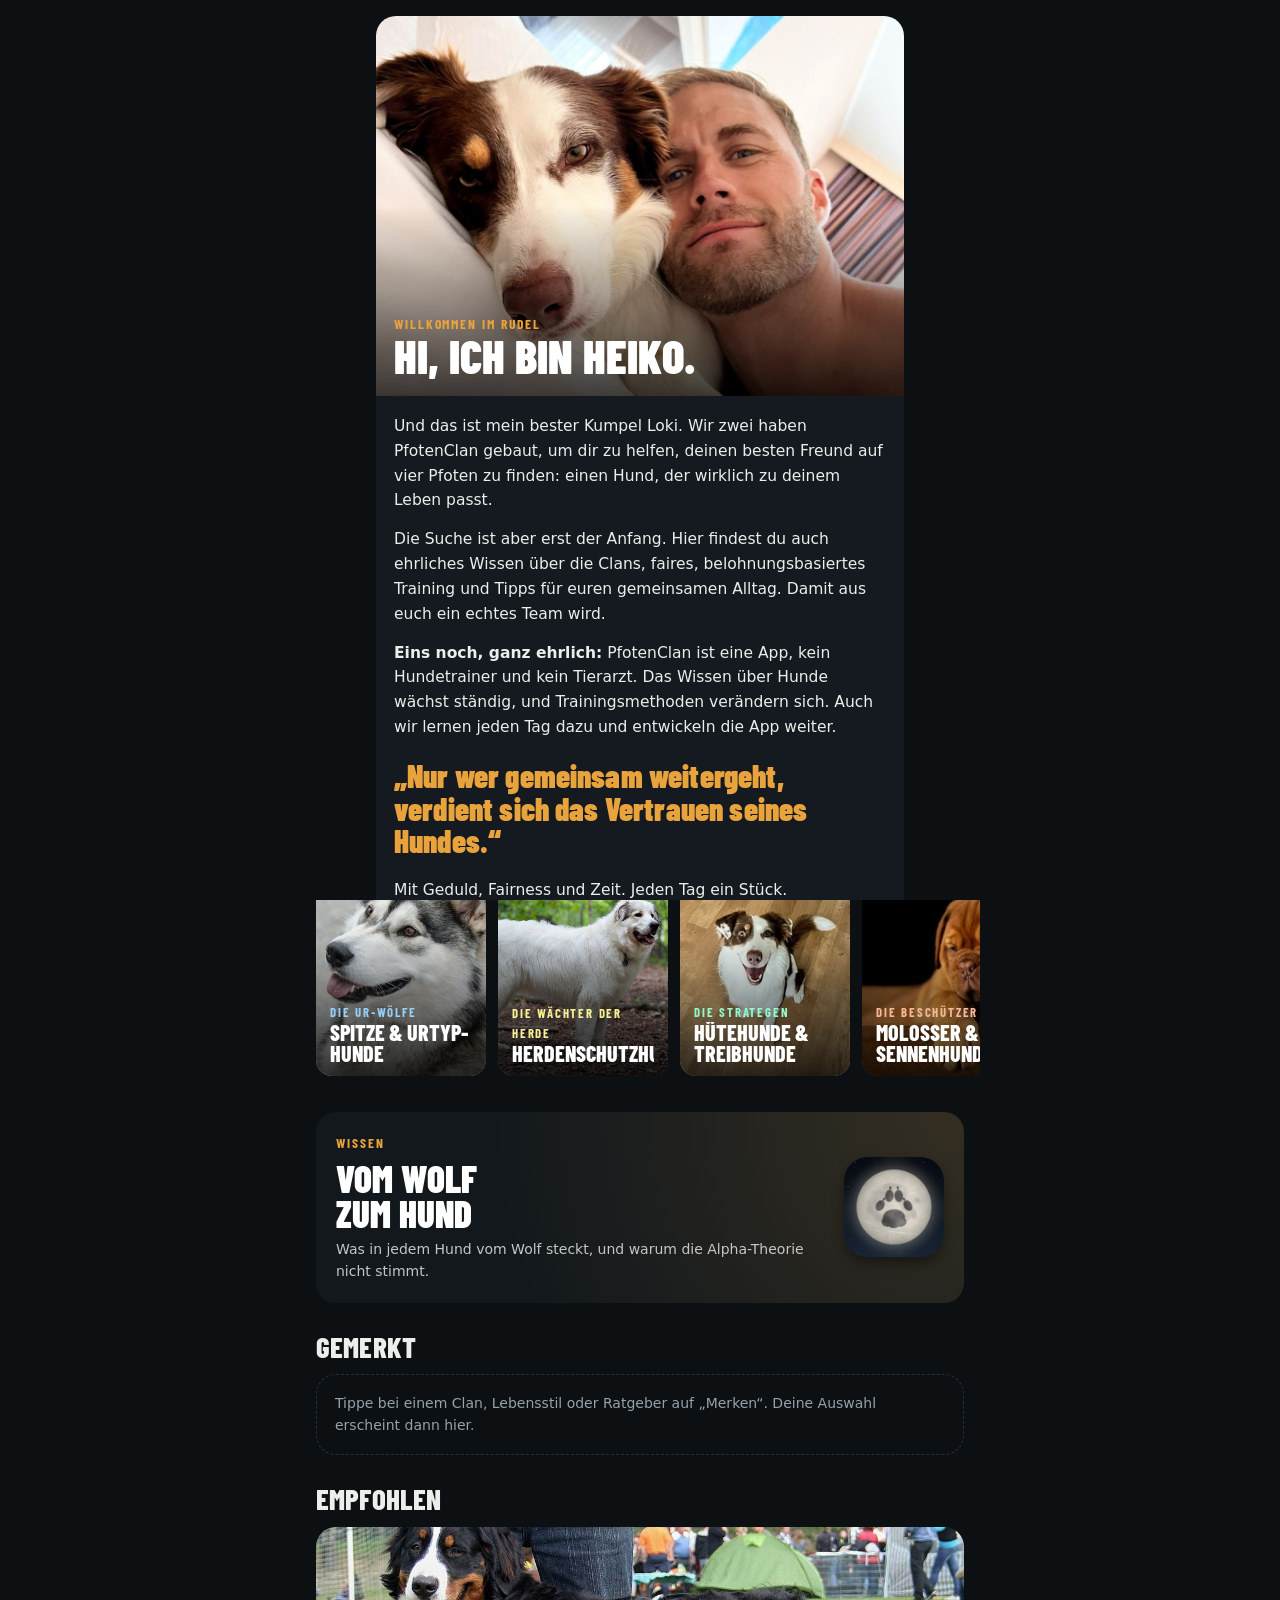
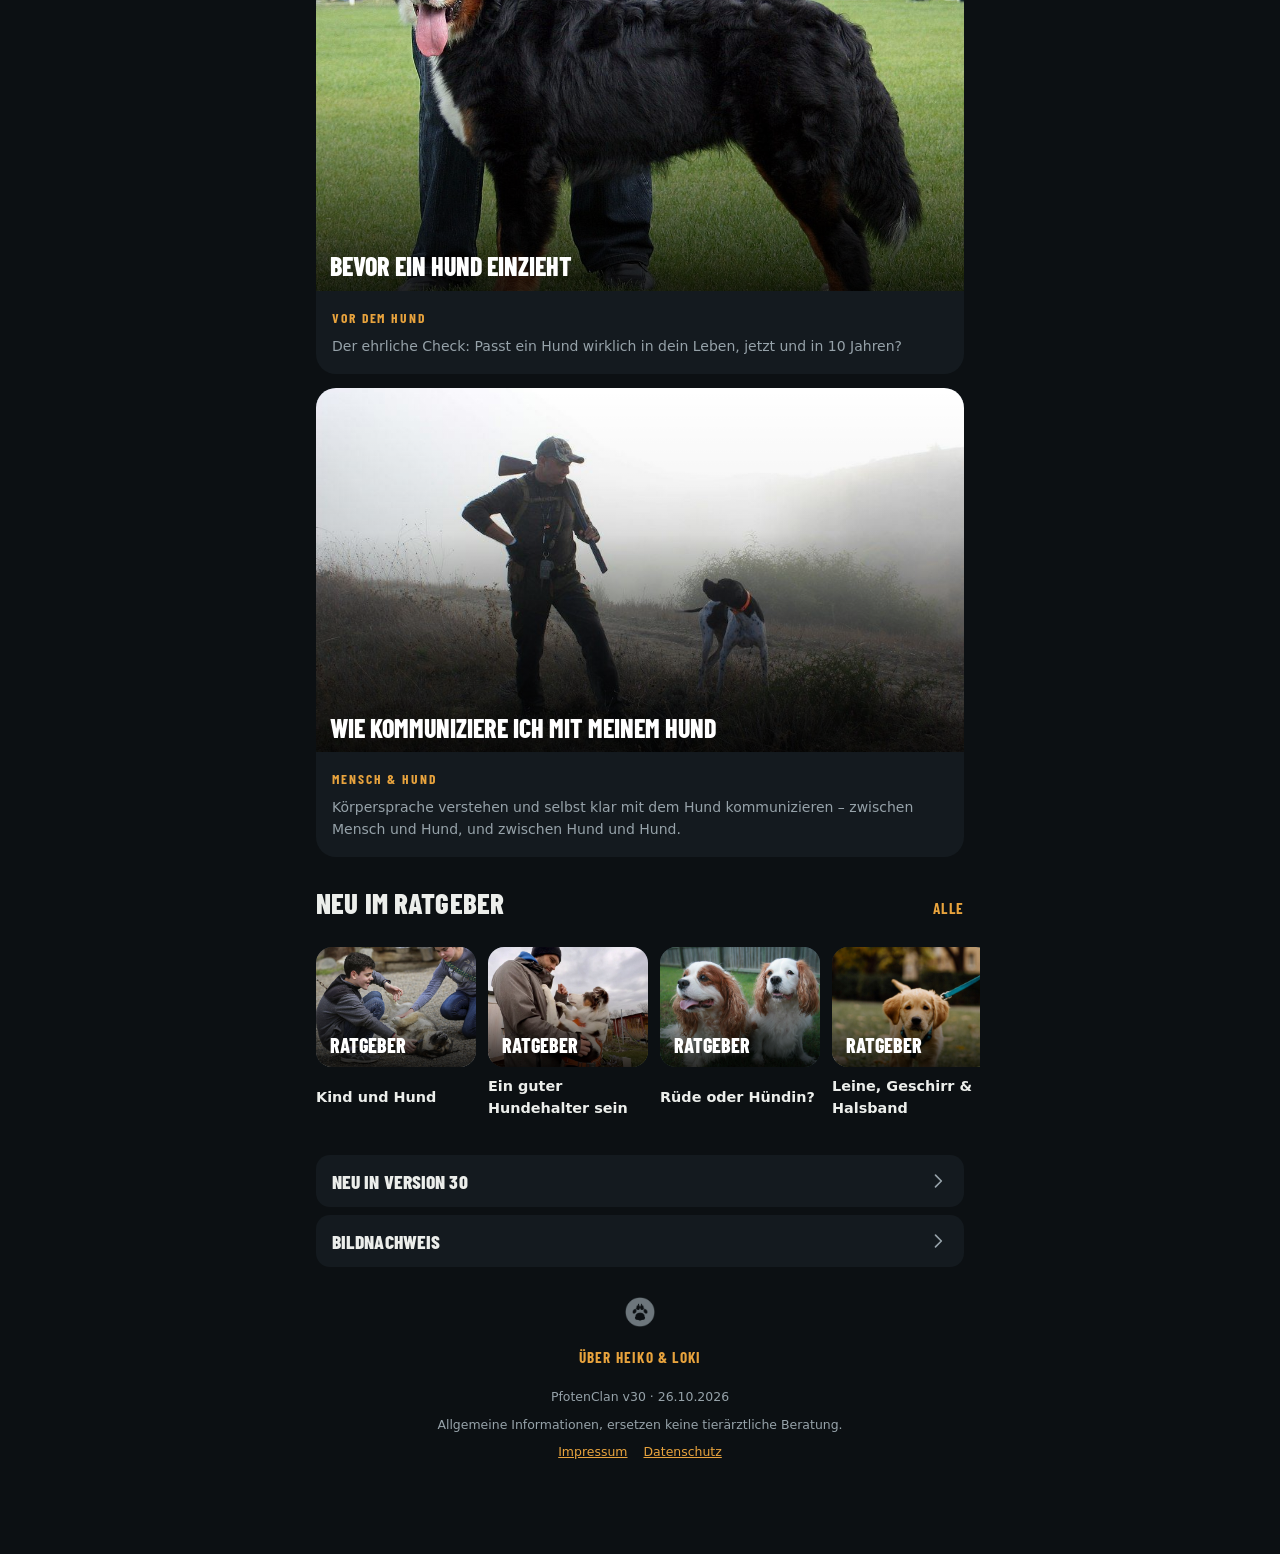
<file: docs/index.html>
<!doctype html>
<html lang="de">
<head>
<meta charset="utf-8">
<meta name="viewport" content="width=device-width, initial-scale=1, viewport-fit=cover">
<title>PfotenClan</title>
<meta name="description" content="Finde den Hund, der wirklich zu deinem Leben passt. Quiz, 13 Hunde-Clans, ehrliche Ratgeber und Trainingspläne. Von Heiko & Loki.">
<meta name="theme-color" content="#0C1013">
<meta name="color-scheme" content="dark">
<meta name="apple-mobile-web-app-capable" content="yes">
<meta name="mobile-web-app-capable" content="yes">
<meta name="apple-mobile-web-app-status-bar-style" content="black-translucent">
<meta name="apple-mobile-web-app-title" content="PfotenClan">
<link rel="manifest" href="manifest.webmanifest">
<link rel="icon" type="image/png" sizes="32x32" href="icons/favicon-32.png">
<link rel="apple-touch-icon" href="icons/apple-touch-icon.png">
<link rel="preload" href="fonts/barlow-condensed-latin-900-normal.woff2" as="font" type="font/woff2" crossorigin>
<link rel="stylesheet" href="styles.css?v=30-20261102105444">
<meta property="og:title" content="PfotenClan – Sei nicht nur sein Besitzer. Sei sein Rudel.">
<meta property="og:description" content="Finde den Hund, der wirklich zu deinem Leben passt.">
<meta property="og:image" content="icons/icon-512.png">
</head>
<body>
<a class="skip" href="#main">Zum Inhalt springen</a>
<div id="app" class="app">
  <main id="main" class="screen-host" tabindex="-1"></main>
  <nav class="tabbar" id="tabbar" aria-label="Hauptbereiche"></nav>
</div>
<div id="overlay" class="overlay" hidden></div>
<div id="welcome" class="welcome" hidden></div>
<div id="update" class="update" hidden role="status">
  <span>Neue Version von PfotenClan ist da.</span>
  <button type="button" data-action="apply-update">Neu laden</button>
</div>
<noscript><p style="padding:24px;color:#ECEEEB">PfotenClan braucht JavaScript. Bitte aktiviere es in deinem Browser.</p></noscript>
<script src="quiz-engine.js?v=30-20261102105444"></script>
<script src="app.js?v=30-20261102105444"></script>
</body>
</html>
</file>
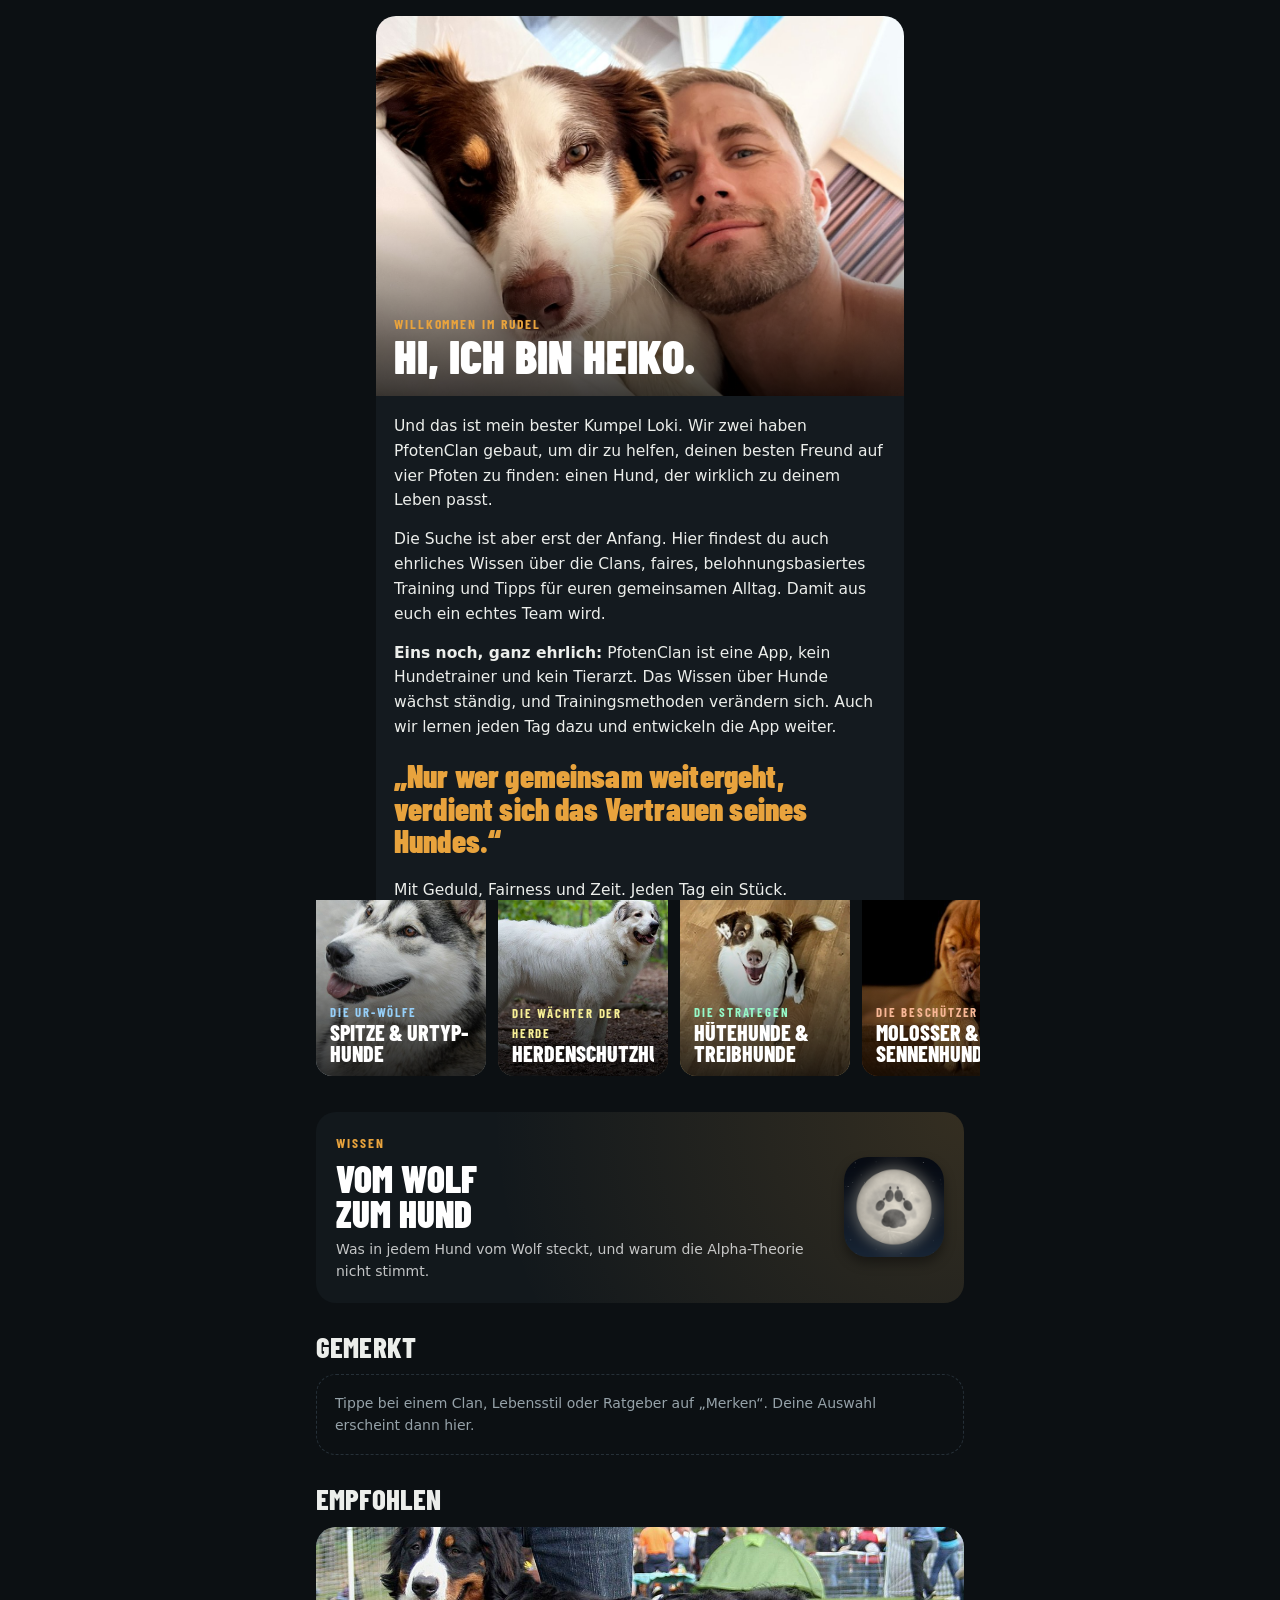
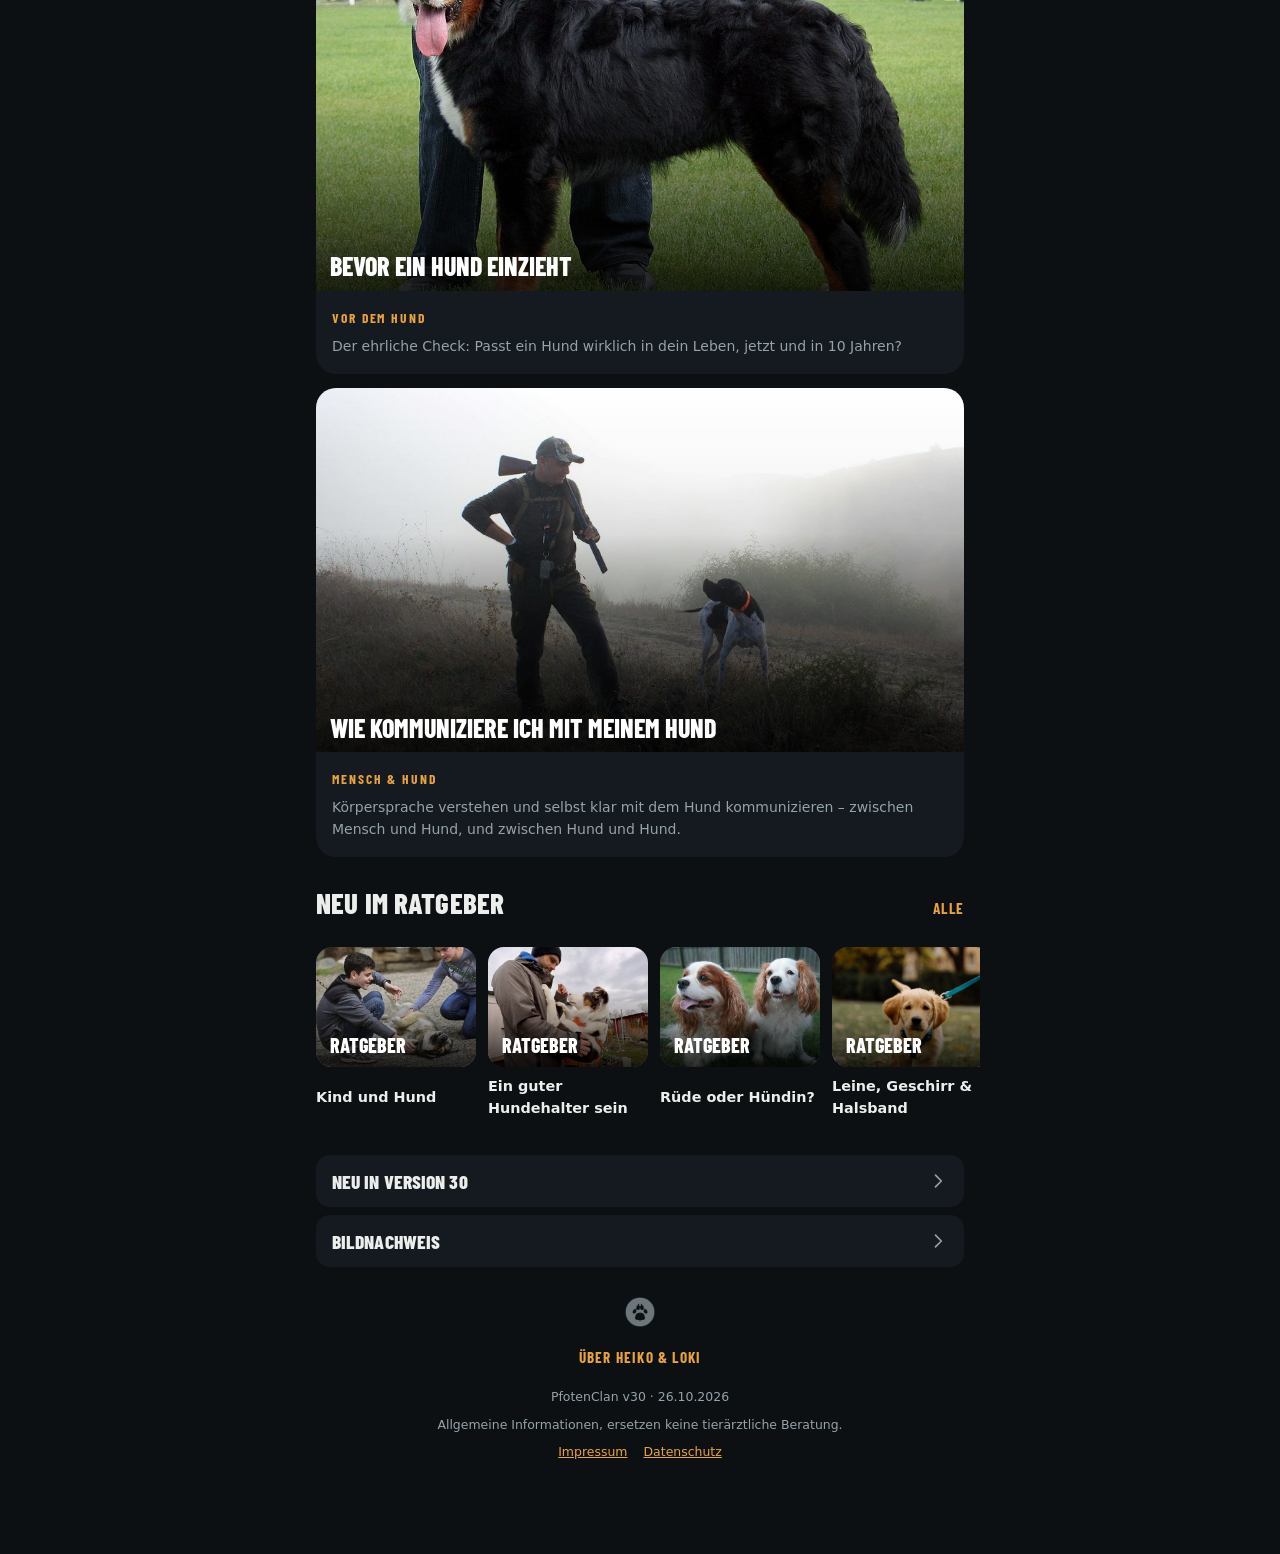
<file: src/index.html>
<!doctype html>
<html lang="de">
<head>
<meta charset="utf-8">
<meta name="viewport" content="width=device-width, initial-scale=1, viewport-fit=cover">
<title>PfotenClan</title>
<meta name="description" content="Finde den Hund, der wirklich zu deinem Leben passt. Quiz, 13 Hunde-Clans, ehrliche Ratgeber und Trainingspläne. Von Heiko & Loki.">
<meta name="theme-color" content="#0C1013">
<meta name="color-scheme" content="dark">
<meta name="apple-mobile-web-app-capable" content="yes">
<meta name="mobile-web-app-capable" content="yes">
<meta name="apple-mobile-web-app-status-bar-style" content="black-translucent">
<meta name="apple-mobile-web-app-title" content="PfotenClan">
<link rel="manifest" href="manifest.webmanifest">
<link rel="icon" type="image/png" sizes="32x32" href="icons/favicon-32.png">
<link rel="apple-touch-icon" href="icons/apple-touch-icon.png">
<link rel="preload" href="fonts/barlow-condensed-latin-900-normal.woff2" as="font" type="font/woff2" crossorigin>
<link rel="stylesheet" href="styles.css?v=__VERSION__">
<meta property="og:title" content="PfotenClan – Sei nicht nur sein Besitzer. Sei sein Rudel.">
<meta property="og:description" content="Finde den Hund, der wirklich zu deinem Leben passt.">
<meta property="og:image" content="icons/icon-512.png">
</head>
<body>
<a class="skip" href="#main">Zum Inhalt springen</a>
<div id="app" class="app">
  <main id="main" class="screen-host" tabindex="-1"></main>
  <nav class="tabbar" id="tabbar" aria-label="Hauptbereiche"></nav>
</div>
<div id="overlay" class="overlay" hidden></div>
<div id="welcome" class="welcome" hidden></div>
<div id="update" class="update" hidden role="status">
  <span>Neue Version von PfotenClan ist da.</span>
  <button type="button" data-action="apply-update">Neu laden</button>
</div>
<noscript><p style="padding:24px;color:#ECEEEB">PfotenClan braucht JavaScript. Bitte aktiviere es in deinem Browser.</p></noscript>
<script src="quiz-engine.js?v=__VERSION__"></script>
<script src="app.js?v=__VERSION__"></script>
</body>
</html>
</file>
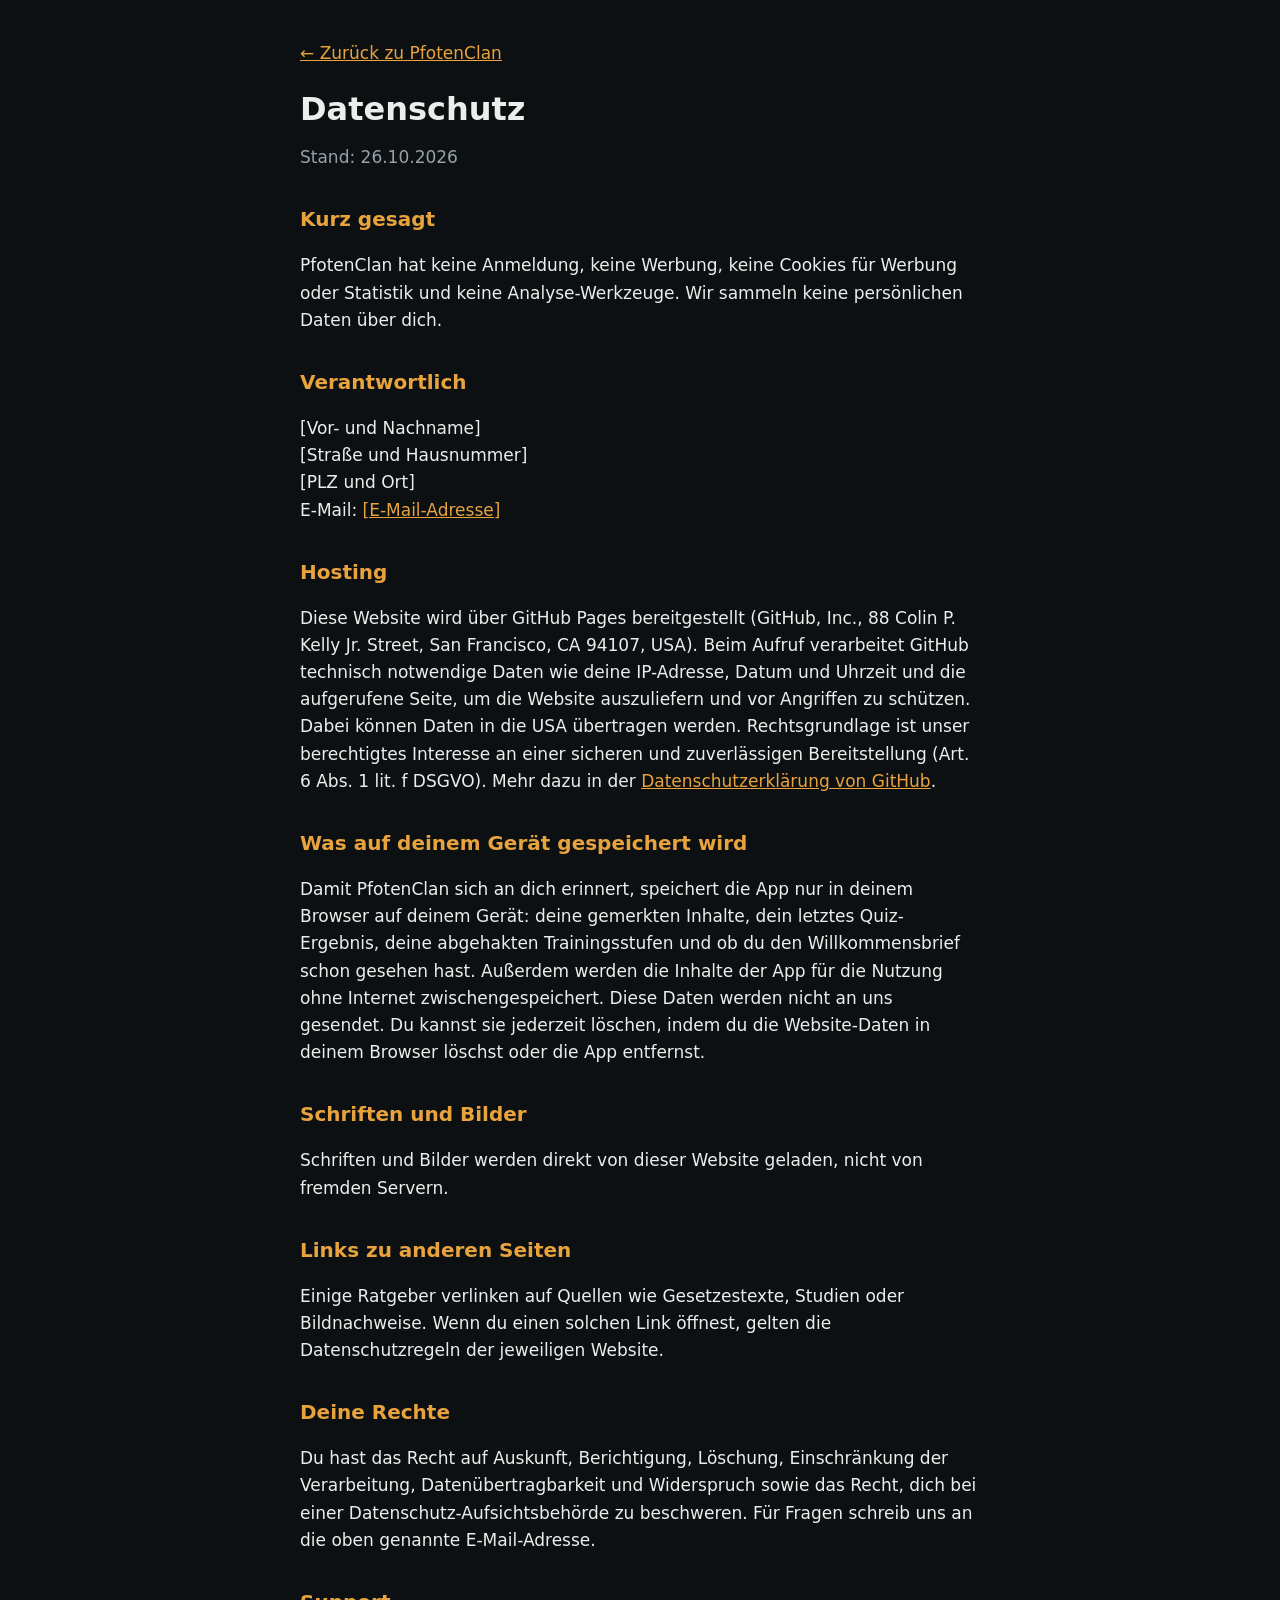
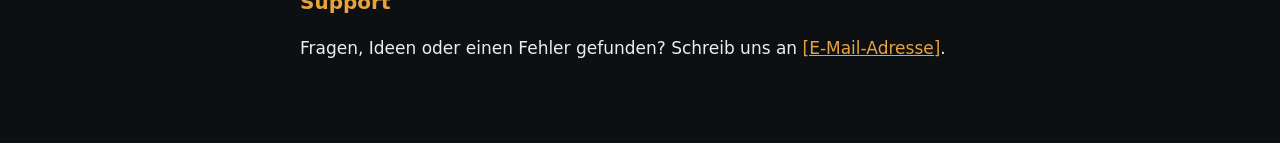
<file: docs/datenschutz.html>
<!doctype html>
<html lang="de"><head><meta charset="utf-8"><meta name="viewport" content="width=device-width, initial-scale=1">
<title>Datenschutz · PfotenClan</title><meta name="theme-color" content="#0C1013"><link rel="icon" href="icons/favicon-32.png">
<style>
:root{--bg:#0C1013;--fg:#ECEEEB;--muted:#96A2A9;--brand:#E8A33D}
body{margin:0;background:var(--bg);color:var(--fg);font:17px/1.6 -apple-system,BlinkMacSystemFont,"Segoe UI",Roboto,system-ui,sans-serif}
main{max-width:680px;margin:0 auto;padding:32px 16px 64px}h1{font-size:2rem;line-height:1.1;margin:0 0 8px}
h2{font-size:1.25rem;margin:32px 0 8px;color:var(--brand)}a{color:var(--brand)}.muted{color:var(--muted)}
.back{display:inline-flex;min-height:44px;align-items:center;margin-bottom:16px}
</style></head><body><main><a class="back" href="./">← Zurück zu PfotenClan</a>
<h1>Datenschutz</h1><p class="muted">Stand: 26.10.2026</p>
<h2>Kurz gesagt</h2><p>PfotenClan hat keine Anmeldung, keine Werbung, keine Cookies für Werbung oder Statistik und keine Analyse-Werkzeuge. Wir sammeln keine persönlichen Daten über dich.</p>
<h2>Verantwortlich</h2><p>[Vor- und Nachname]<br>[Straße und Hausnummer]<br>[PLZ und Ort]<br>E-Mail: <a href="mailto:[E-Mail-Adresse]">[E-Mail-Adresse]</a></p>
<h2>Hosting</h2><p>Diese Website wird über GitHub Pages bereitgestellt (GitHub, Inc., 88 Colin P. Kelly Jr. Street, San Francisco, CA 94107, USA). Beim Aufruf verarbeitet GitHub technisch notwendige Daten wie deine IP-Adresse, Datum und Uhrzeit und die aufgerufene Seite, um die Website auszuliefern und vor Angriffen zu schützen. Dabei können Daten in die USA übertragen werden. Rechtsgrundlage ist unser berechtigtes Interesse an einer sicheren und zuverlässigen Bereitstellung (Art. 6 Abs. 1 lit. f DSGVO). Mehr dazu in der <a href="https://docs.github.com/de/site-policy/privacy-policies/github-general-privacy-statement" target="_blank" rel="noopener">Datenschutzerklärung von GitHub</a>.</p>
<h2>Was auf deinem Gerät gespeichert wird</h2><p>Damit PfotenClan sich an dich erinnert, speichert die App nur in deinem Browser auf deinem Gerät: deine gemerkten Inhalte, dein letztes Quiz-Ergebnis, deine abgehakten Trainingsstufen und ob du den Willkommensbrief schon gesehen hast. Außerdem werden die Inhalte der App für die Nutzung ohne Internet zwischengespeichert. Diese Daten werden nicht an uns gesendet. Du kannst sie jederzeit löschen, indem du die Website-Daten in deinem Browser löschst oder die App entfernst.</p>
<h2>Schriften und Bilder</h2><p>Schriften und Bilder werden direkt von dieser Website geladen, nicht von fremden Servern.</p>
<h2>Links zu anderen Seiten</h2><p>Einige Ratgeber verlinken auf Quellen wie Gesetzestexte, Studien oder Bildnachweise. Wenn du einen solchen Link öffnest, gelten die Datenschutzregeln der jeweiligen Website.</p>
<h2>Deine Rechte</h2><p>Du hast das Recht auf Auskunft, Berichtigung, Löschung, Einschränkung der Verarbeitung, Datenübertragbarkeit und Widerspruch sowie das Recht, dich bei einer Datenschutz-Aufsichtsbehörde zu beschweren. Für Fragen schreib uns an die oben genannte E-Mail-Adresse.</p>
<h2>Support</h2><p>Fragen, Ideen oder einen Fehler gefunden? Schreib uns an <a href="mailto:[E-Mail-Adresse]">[E-Mail-Adresse]</a>.</p>
</main></body></html>
</file>
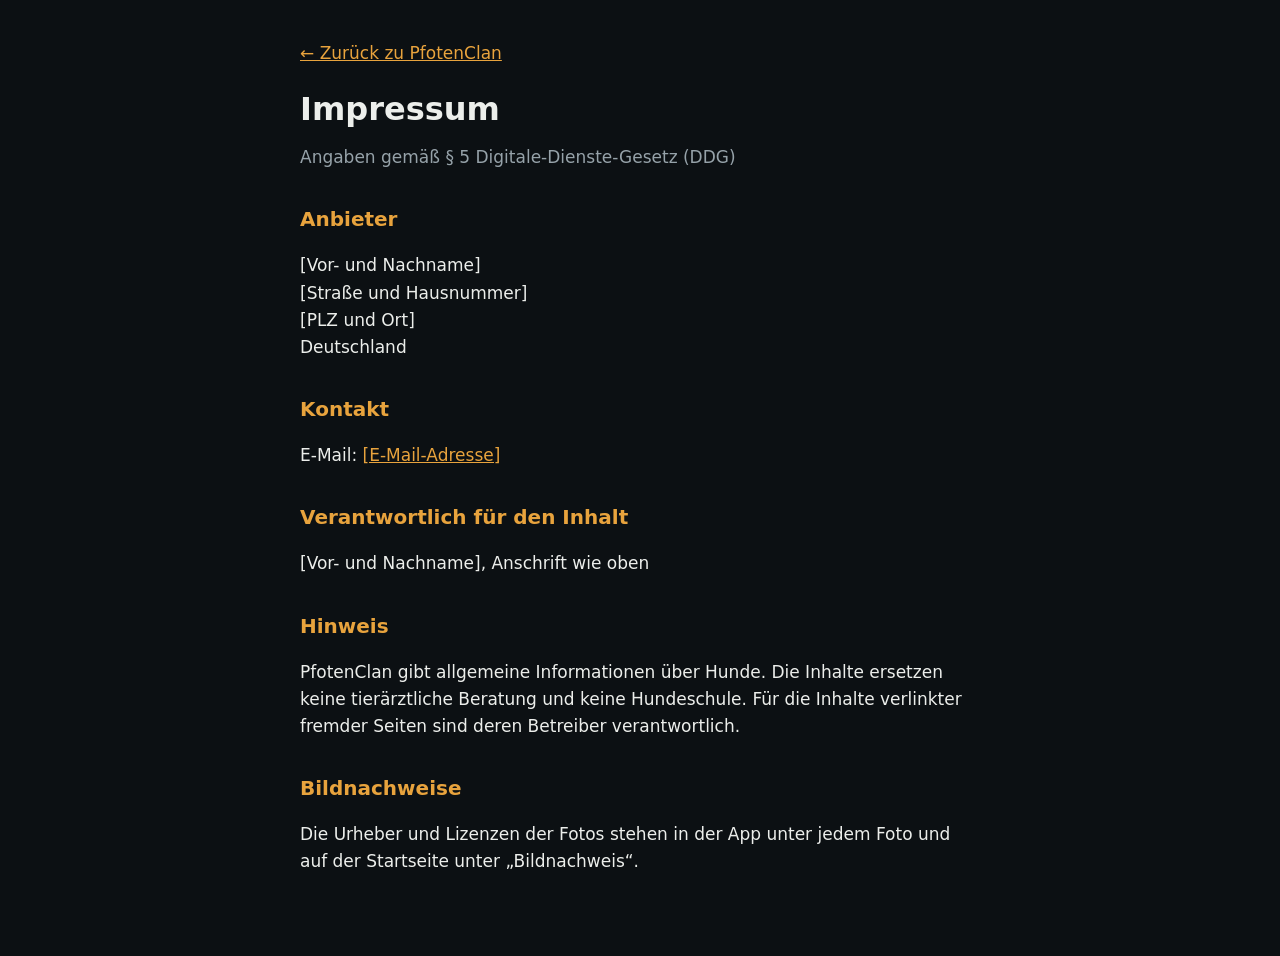
<file: docs/impressum.html>
<!doctype html>
<html lang="de"><head><meta charset="utf-8"><meta name="viewport" content="width=device-width, initial-scale=1">
<title>Impressum · PfotenClan</title><meta name="theme-color" content="#0C1013"><link rel="icon" href="icons/favicon-32.png">
<style>
:root{--bg:#0C1013;--fg:#ECEEEB;--muted:#96A2A9;--brand:#E8A33D}
body{margin:0;background:var(--bg);color:var(--fg);font:17px/1.6 -apple-system,BlinkMacSystemFont,"Segoe UI",Roboto,system-ui,sans-serif}
main{max-width:680px;margin:0 auto;padding:32px 16px 64px}h1{font-size:2rem;line-height:1.1;margin:0 0 8px}
h2{font-size:1.25rem;margin:32px 0 8px;color:var(--brand)}a{color:var(--brand)}.muted{color:var(--muted)}
.back{display:inline-flex;min-height:44px;align-items:center;margin-bottom:16px}
</style></head><body><main><a class="back" href="./">← Zurück zu PfotenClan</a>
<h1>Impressum</h1><p class="muted">Angaben gemäß § 5 Digitale-Dienste-Gesetz (DDG)</p>
<h2>Anbieter</h2><p>[Vor- und Nachname]<br>[Straße und Hausnummer]<br>[PLZ und Ort]<br>Deutschland</p>
<h2>Kontakt</h2><p>E-Mail: <a href="mailto:[E-Mail-Adresse]">[E-Mail-Adresse]</a></p>
<h2>Verantwortlich für den Inhalt</h2><p>[Vor- und Nachname], Anschrift wie oben</p>
<h2>Hinweis</h2><p>PfotenClan gibt allgemeine Informationen über Hunde. Die Inhalte ersetzen keine tierärztliche Beratung und keine Hundeschule. Für die Inhalte verlinkter fremder Seiten sind deren Betreiber verantwortlich.</p>
<h2>Bildnachweise</h2><p>Die Urheber und Lizenzen der Fotos stehen in der App unter jedem Foto und auf der Startseite unter „Bildnachweis“.</p>
</main></body></html>
</file>
<file: docs/styles.css>
/* PfotenClan web app – same night palette as the iPhone app */
@font-face { font-family: "PC Display"; src: url("fonts/barlow-condensed-latin-700-normal.woff2") format("woff2"); font-weight: 700; font-display: swap; }
@font-face { font-family: "PC Display"; src: url("fonts/barlow-condensed-latin-800-normal.woff2") format("woff2"); font-weight: 800; font-display: swap; }
@font-face { font-family: "PC Display"; src: url("fonts/barlow-condensed-latin-900-normal.woff2") format("woff2"); font-weight: 900; font-display: swap; }

:root {
  --bg: #0C1013; --surface: #141A1F; --surface2: #1D252B; --fg: #ECEEEB; --muted: #96A2A9; --line: #263038;
  --brand: #E8A33D; --brand-ink: #15100A; --brand-soft: #33270F; --warn: #EE8462;
  --r: 20px; --r-sm: 14px; --gutter: 16px; --col: 680px;
  --tabbar-h: 64px; --safe-b: env(safe-area-inset-bottom, 0px); --safe-t: env(safe-area-inset-top, 0px);
  --display: "PC Display", "Arial Narrow", "Roboto Condensed", system-ui, sans-serif;
  --body: -apple-system, BlinkMacSystemFont, "Segoe UI", Roboto, system-ui, sans-serif;
  color-scheme: dark;
}
* { box-sizing: border-box; }
html { -webkit-text-size-adjust: 100%; }
body { margin: 0; background: var(--bg); color: var(--fg); font: 400 1rem/1.55 var(--body); -webkit-font-smoothing: antialiased; overflow-x: hidden; }
img { display: block; max-width: 100%; }
button { font: inherit; color: inherit; background: none; border: 0; padding: 0; cursor: pointer; text-align: inherit; }
a { color: var(--brand); }
:focus-visible { outline: 3px solid var(--brand); outline-offset: 2px; border-radius: 6px; }
[tabindex="-1"]:focus { outline: none; }
a.card, a.row, a.mini, a.step, a.chip, a.result-line, a.btn-ghost, a.link-btn { text-decoration: none; color: inherit; }
a.btn { text-decoration: none; color: var(--brand-ink); }
a.link-btn { color: var(--brand); }
.skip { position: absolute; left: -999px; top: 8px; background: var(--brand); color: var(--brand-ink); padding: 8px 12px; border-radius: 8px; z-index: 100; }
.skip:focus { left: 8px; }
[hidden] { display: none !important; }

/* layout */
.screen-host { max-width: var(--col); margin: 0 auto; padding: calc(12px + var(--safe-t)) var(--gutter) calc(var(--tabbar-h) + var(--safe-b) + 28px); outline: none; }
.stack { display: grid; gap: 30px; }
.stack-sm { display: grid; gap: 14px; }
.stack-xs { display: grid; gap: 8px; }
.bleed { margin-left: calc(-1 * var(--gutter)); margin-right: calc(-1 * var(--gutter)); }

/* type */
.display { font-family: var(--display); font-weight: 800; text-transform: uppercase; line-height: .95; letter-spacing: .005em; margin: 0; }
.d52 { font-size: clamp(2.6rem, 11vw, 3.4rem); } .d48 { font-size: clamp(2.4rem, 10vw, 3.1rem); } .d44 { font-size: clamp(2.3rem, 9.5vw, 2.9rem); }
.d36 { font-size: 2.3rem; } .d30 { font-size: 1.95rem; } .d28 { font-size: 1.8rem; } .d24 { font-size: 1.55rem; } .d22 { font-size: 1.42rem; }
.d20 { font-size: 1.3rem; } .d19 { font-size: 1.22rem; } .d16 { font-size: 1.05rem; }
.black { font-weight: 900; }
.eyebrow { font-family: var(--display); font-weight: 700; font-size: .85rem; letter-spacing: .14em; text-transform: uppercase; color: var(--brand); margin: 0; }
.muted { color: var(--muted); }
.small { font-size: .875rem; } .xsmall { font-size: .78rem; } .tiny { font-size: .62rem; }
.lede { color: var(--muted); margin: 0; }
p { margin: 0; }
.para { line-height: 1.7; }

/* surfaces */
.card { background: var(--surface); border-radius: var(--r); overflow: hidden; }
.card-sm { background: var(--surface); border-radius: var(--r-sm); overflow: hidden; }
.pad { padding: 16px; } .pad-lg { padding: 20px; }
.note { border: 1px solid var(--line); border-radius: var(--r-sm); padding: 14px; font-size: .875rem; color: var(--muted); }
.soft { background: var(--brand-soft); border-radius: var(--r-sm); padding: 14px 16px; }

/* buttons */
.btn { display: inline-flex; align-items: center; justify-content: center; gap: 8px; min-height: 54px; padding: 0 26px; border-radius: 999px;
  background: var(--brand); color: var(--brand-ink); font-family: var(--display); font-weight: 800; font-size: 1.25rem; letter-spacing: .1em; text-transform: uppercase; }
.btn.full { width: 100%; }
.btn[disabled] { opacity: .4; pointer-events: none; }
.btn-ghost { display: flex; align-items: center; justify-content: center; width: 100%; min-height: 50px; border-radius: 999px; border: 1.5px solid var(--line); font-weight: 600; }
.chip { display: inline-flex; align-items: center; gap: 8px; min-height: 44px; padding: 0 14px; border-radius: 999px; background: var(--surface2); font-size: .875rem; font-weight: 600; white-space: nowrap; }
.chip .kind { font-family: var(--display); font-weight: 700; font-size: .7rem; letter-spacing: .12em; color: var(--muted); text-transform: uppercase; }
.chip[aria-pressed="true"] { background: var(--brand); color: var(--brand-ink); }
.chip[aria-pressed="true"] .kind { color: var(--brand-ink); }
.flow { display: flex; flex-wrap: wrap; gap: 8px; }
.icon-btn { width: 44px; height: 44px; border-radius: 50%; background: var(--surface2); display: grid; place-items: center; flex: none; }
.link-btn { font-family: var(--display); font-weight: 700; font-size: .95rem; letter-spacing: .08em; text-transform: uppercase; color: var(--brand); min-height: 44px; display: inline-flex; align-items: center; }
svg.i { width: 20px; height: 20px; stroke: currentColor; fill: none; stroke-width: 2; stroke-linecap: round; stroke-linejoin: round; flex: none; }

/* photo plates */
.plate { position: relative; overflow: hidden; background: var(--surface2); }
.plate img { position: absolute; inset: 0; width: 100%; height: 100%; object-fit: cover; opacity: 0; transition: opacity .25s ease; }
.plate img.loaded { opacity: 1; }
.plate .ph { position: absolute; inset: 0; display: grid; place-items: center; }
.plate .ph .pm { width: 40%; aspect-ratio: 1; color: rgba(255,255,255,.18); }
.plate .shade { position: absolute; inset: 0; background: linear-gradient(to top, rgba(0,0,0,.8), rgba(0,0,0,.05) 60%, transparent); }
.plate .cap { position: absolute; left: 14px; right: 14px; bottom: 12px; }
.plate .cap .kicker { font-family: var(--display); font-weight: 700; font-size: .8rem; letter-spacing: .14em; text-transform: uppercase; }
.plate .cap .ttl { font-family: var(--display); font-weight: 800; text-transform: uppercase; color: #fff; line-height: .95; display: -webkit-box; -webkit-line-clamp: 2; -webkit-box-orient: vertical; overflow: hidden; }

/* rows that scroll sideways */
.hscroll { display: flex; gap: 12px; overflow-x: auto; scroll-snap-type: x mandatory; scroll-padding-inline: var(--gutter); padding: 2px var(--gutter) 6px; scrollbar-width: none; }
.hscroll::-webkit-scrollbar { display: none; }
.hscroll > * { scroll-snap-align: start; flex: none; }
@media (pointer: fine) { .hscroll { scrollbar-width: thin; scrollbar-color: var(--line) transparent; } .hscroll::-webkit-scrollbar { display: block; height: 6px; } .hscroll::-webkit-scrollbar-thumb { background: var(--line); border-radius: 3px; } }

/* section header */
.sh { display: flex; align-items: baseline; justify-content: space-between; gap: 12px; }
.sh h2 { margin: 0; }

/* brand bar */
.brandbar { display: flex; align-items: center; gap: 10px; }
.brandbar img { width: 38px; height: 38px; border-radius: 10px; }
.brandbar .name { font-family: var(--display); font-weight: 900; font-size: 1.7rem; letter-spacing: .09em; }
.brandbar .favs { margin-left: auto; display: inline-flex; gap: 6px; align-items: center; padding: 6px 10px; border-radius: 999px; background: var(--surface2); color: var(--muted); font-size: .8rem; font-weight: 600; }

/* hero */
.hero-photo { position: relative; height: 460px; overflow: hidden; }
.hero-photo img { width: 100%; height: 100%; object-fit: cover; filter: brightness(.9) saturate(.75); }
.hero-photo .grad { position: absolute; inset: 0; background: linear-gradient(to bottom, rgba(10,20,38,.45) 0%, transparent 22%, transparent 42%, rgba(12,16,19,.75) 72%, var(--bg) 100%); }
.hero-photo .head { position: absolute; left: var(--gutter); right: var(--gutter); bottom: 14px; }
.hero-photo .head .display { font-weight: 900; color: #fff; font-size: clamp(2.5rem, 12.5vw, 3.6rem); line-height: .92; text-shadow: 0 2px 6px rgba(0,0,0,.5); }
.hero-photo .credit { position: absolute; top: 8px; right: 8px; font-size: .6rem; color: rgba(255,255,255,.55); }
.quote { display: flex; gap: 12px; text-align: left; padding: 4px 0; }
.quote .qbar { width: 4px; border-radius: 4px; background: var(--brand); flex: none; }
.quote .q { font-family: var(--display); font-weight: 900; font-size: 1.95rem; line-height: 1; color: var(--brand); text-transform: none; }
.quote .sig { display: flex; align-items: center; gap: 6px; margin-top: 8px; font-size: .75rem; font-weight: 700; letter-spacing: .08em; color: rgba(255,255,255,.75); }
.quote .sig .pm { width: 16px; height: 16px; }
.stats { display: flex; gap: 18px; flex-wrap: wrap; }
.stats b { font-family: var(--display); font-size: 1.3rem; margin-right: 4px; }
.stats span { font-size: .85rem; color: rgba(255,255,255,.7); }

/* list rows */
.row { display: flex; align-items: center; gap: 14px; padding: 10px; width: 100%; }
.row .thumb { width: 84px; height: 84px; border-radius: 14px; flex: none; }
.row .txt { flex: 1; min-width: 0; display: grid; gap: 3px; }
.row .txt .display { display: -webkit-box; -webkit-line-clamp: 2; -webkit-box-orient: vertical; overflow: hidden; }
.row .sum { font-size: .82rem; color: var(--muted); display: -webkit-box; -webkit-line-clamp: 2; -webkit-box-orient: vertical; overflow: hidden; }
.chev { color: var(--muted); flex: none; }

/* mini cards */
.mini { width: 160px; display: grid; gap: 8px; }
.mini .plate { border-radius: 16px; aspect-ratio: 4/3; }
.mini .t { font-size: .9rem; font-weight: 600; display: -webkit-box; -webkit-line-clamp: 2; -webkit-box-orient: vertical; overflow: hidden; }

/* dots and traits */
.dots { display: inline-flex; gap: 2px; } .dots i { width: 7px; height: 7px; border-radius: 2px; background: var(--surface2); display: block; }
.trait { display: grid; grid-template-columns: 128px 1fr 44px; align-items: center; gap: 10px; font-size: .9rem; }
.trait .bars { display: grid; grid-template-columns: repeat(5, 1fr); gap: 4px; } .trait .bars i { height: 8px; border-radius: 4px; background: var(--surface2); display: block; }
.trait .val { text-align: right; font-weight: 600; color: var(--muted); font-variant-numeric: tabular-nums; }

/* accordions */
details.acc { background: var(--surface); border-radius: var(--r-sm); }
details.acc summary { list-style: none; display: flex; align-items: center; justify-content: space-between; padding: 16px; font-weight: 600; cursor: pointer; min-height: 44px; }
details.acc summary::-webkit-details-marker { display: none; }
details.acc summary svg { transition: transform .2s; color: var(--muted); }
details.acc[open] summary svg { transform: rotate(90deg); }
details.acc .body { padding: 0 16px 16px; line-height: 1.65; }

/* checklists */
.check { display: grid; grid-template-columns: 18px 1fr; gap: 10px; align-items: baseline; line-height: 1.55; }
.check svg { width: 16px; height: 16px; stroke-width: 3; transform: translateY(3px); }

/* boxes */
.boxed { border-radius: 16px; padding: 16px; background: var(--surface); }
.tipbox { display: flex; gap: 12px; background: var(--brand-soft); border-radius: var(--r-sm); padding: 14px; margin-top: 4px; }
.tipbox .pm { width: 26px; height: 26px; color: var(--brand); }
.indiv { display: flex; gap: 14px; padding: 16px; border-radius: 16px; background: var(--surface); border: 1px solid; }
.indiv .pm { width: 34px; height: 34px; }
.erbe { display: flex; gap: 14px; padding: 16px; border-radius: 20px; background: #12181C; }
.erbe .pm { width: 48px; height: 48px; }
.keypoints { border: 1px solid rgba(232,163,61,.4); border-radius: 16px; padding: 16px; background: var(--surface); display: grid; gap: 10px; }
.keypoints .check { font-weight: 600; font-size: .92rem; }
.coach { background: var(--surface); border-radius: 12px; padding: 14px 14px 14px 17px; border-left: 3px solid var(--brand); }

/* steps */
.steps .step { display: flex; align-items: center; gap: 14px; padding: 12px 14px; width: 100%; }
.steps .step + .step { border-top: 1px solid var(--line); }
.num { width: 32px; height: 32px; border-radius: 50%; background: var(--brand); color: var(--brand-ink); display: grid; place-items: center; font-family: var(--display); font-weight: 900; font-size: 1.25rem; flex: none; }
.stufe { border-radius: 16px; background: var(--surface); padding: 16px; display: grid; gap: 12px; border: 1.5px solid transparent; }
.stufe.done { border-color: rgba(232,163,61,.6); }
.stufe .head { display: flex; align-items: center; gap: 10px; }
.stufe .num { width: 36px; height: 36px; }
.stufe ul { margin: 0; padding-left: 18px; display: grid; gap: 6px; font-size: .92rem; line-height: 1.55; }
.stufe .next { background: var(--brand-soft); border-radius: 12px; padding: 12px; font-size: .92rem; }
.tick { display: inline-flex; align-items: center; gap: 8px; min-height: 44px; padding: 0 14px; border-radius: 999px; background: var(--surface2); font-weight: 600; font-size: .9rem; justify-self: start; }
.tick[aria-pressed="true"] { background: rgba(232,163,61,.2); color: var(--brand); }
.bar { height: 6px; border-radius: 3px; background: var(--surface2); overflow: hidden; }
.bar > i { display: block; height: 100%; background: var(--brand); border-radius: 3px; transition: width .2s; }

/* quiz */
.qtop { display: flex; align-items: center; gap: 12px; }
.qtop .prog { flex: 1; display: grid; gap: 6px; }
.opt { display: flex; align-items: center; gap: 12px; width: 100%; min-height: 62px; padding: 14px 16px; border-radius: 14px; background: var(--surface); border: 1.5px solid var(--line); font-weight: 500; }
.opt .mark { width: 22px; height: 22px; border-radius: 50%; border: 2px solid var(--muted); flex: none; display: grid; place-items: center; }
.opt.multi .mark { border-radius: 6px; }
.opt[aria-pressed="true"] { background: var(--brand-soft); border-color: var(--brand); }
.opt[aria-pressed="true"] .mark { border-color: var(--brand); background: var(--brand); }
.opt[aria-pressed="true"] .mark::after { content: ""; width: 8px; height: 8px; border-radius: 50%; background: var(--brand-ink); }
.opt.multi[aria-pressed="true"] .mark::after { width: 10px; height: 6px; border-radius: 0; background: none; border-left: 2.5px solid var(--brand-ink); border-bottom: 2.5px solid var(--brand-ink); transform: translateY(-1px) rotate(-45deg); }
.statbox { background: var(--surface2); border-radius: 14px; padding: 12px; }
.statbox b { display: block; font-family: var(--display); font-weight: 900; font-size: 2rem; line-height: 1; }
.result-line { display: grid; grid-template-columns: 1fr 100px 48px; gap: 12px; align-items: center; padding: 12px 0; width: 100%; border-bottom: 1px solid var(--line); }
.pct { font-family: var(--display); font-weight: 900; font-size: 2.9rem; color: var(--brand); line-height: 1; }
.pct small { font-size: 1.4rem; font-weight: 800; }
.fade-in { animation: fadein .3s ease; }
@keyframes fadein { from { opacity: 0; transform: translateX(16px); } to { opacity: 1; transform: none; } }

/* search */
.search { display: flex; align-items: center; gap: 8px; min-height: 46px; padding: 0 14px; border-radius: 12px; background: var(--surface2); }
.search input { flex: 1; min-width: 0; background: none; border: 0; color: var(--fg); font: inherit; min-height: 44px; outline: none; }
.search input::placeholder { color: var(--muted); }

/* tab bar */
.tabbar { position: fixed; left: 0; right: 0; bottom: 0; z-index: 20; display: flex; justify-content: center; padding-bottom: var(--safe-b);
  background: rgba(20,26,31,.92); backdrop-filter: saturate(1.4) blur(16px); -webkit-backdrop-filter: saturate(1.4) blur(16px); border-top: 1px solid var(--line); }
.tabbar .inner { width: 100%; max-width: var(--col); display: grid; grid-template-columns: repeat(5, 1fr); }
.tabbar a { display: grid; justify-items: center; gap: 3px; padding: 9px 2px 8px; min-height: var(--tabbar-h); color: var(--muted); text-decoration: none; font-size: .68rem; font-weight: 600; }
.tabbar a[aria-current="page"] { color: var(--brand); }
.tabbar svg, .tabbar .pm { width: 24px; height: 24px; }
.pm { display: inline-block; flex: none; background: currentColor; -webkit-mask: url(pawmoon.png) center/contain no-repeat; mask: url(pawmoon.png) center/contain no-repeat; }

/* detail overlay */
.overlay { position: fixed; inset: 0; z-index: 40; background: rgba(0,0,0,.55); display: flex; justify-content: center; }
.sheet { width: 100%; max-width: var(--col); height: 100%; background: var(--bg); overflow-y: auto; overscroll-behavior: contain; animation: up .25s ease; }
@keyframes up { from { transform: translateY(24px); opacity: .4; } to { transform: none; opacity: 1; } }
.sheet-bar { position: sticky; top: 0; z-index: 5; display: flex; align-items: center; justify-content: space-between; gap: 8px; padding: calc(8px + var(--safe-t)) 12px 8px; background: rgba(20,26,31,.94); backdrop-filter: blur(14px); -webkit-backdrop-filter: blur(14px); border-bottom: 1px solid var(--line); }
.sheet-bar .kind { font-weight: 600; font-size: .95rem; }
.sheet-body { padding-bottom: calc(40px + var(--safe-b)); }
.sheet-body .inner { padding: 0 var(--gutter); display: grid; gap: 22px; }
.detail-plate { aspect-ratio: 4/3; }
.fav { display: inline-flex; align-items: center; gap: 8px; min-height: 44px; padding: 0 14px; border-radius: 999px; background: var(--surface2); font-weight: 600; font-size: .9rem; justify-self: start; }
.fav[aria-pressed="true"] { background: rgba(238,132,98,.18); color: var(--warn); }
.fav[aria-pressed="true"] svg { fill: currentColor; }

/* welcome */
.welcome { position: fixed; inset: 0; z-index: 60; background: var(--bg); overflow-y: auto; }
.welcome .inner { max-width: 560px; margin: 0 auto; padding: calc(16px + var(--safe-t)) var(--gutter) calc(24px + var(--safe-b)); }
.welcome .photo { position: relative; height: 380px; }
.welcome .photo img { width: 100%; height: 100%; object-fit: cover; object-position: 50% 45%; }
.welcome .photo .grad { position: absolute; inset: 0; background: linear-gradient(to bottom, transparent 50%, rgba(0,0,0,.75)); }
.welcome .photo .head { position: absolute; left: 18px; bottom: 18px; }
.welcome .text { padding: 18px; display: grid; gap: 14px; font-size: .97rem; line-height: 1.6; }
.welcome .sig { display: flex; align-items: center; gap: 10px; }
.welcome .sig .pm { width: 26px; height: 26px; color: var(--brand); }

/* update banner */
.update { position: fixed; left: 50%; transform: translateX(-50%); bottom: calc(var(--tabbar-h) + var(--safe-b) + 12px); z-index: 70; width: calc(100% - 32px); max-width: 520px;
  display: flex; align-items: center; justify-content: space-between; gap: 12px; padding: 12px 12px 12px 16px; border-radius: 16px; background: var(--surface2); border: 1px solid var(--brand); box-shadow: 0 8px 30px rgba(0,0,0,.5); font-size: .92rem; }
.update button { min-height: 44px; padding: 0 16px; border-radius: 999px; background: var(--brand); color: var(--brand-ink); font-weight: 700; white-space: nowrap; }

/* footer links */
.footer { text-align: center; display: grid; justify-items: center; gap: 8px; color: var(--muted); font-size: .78rem; }
.footer .pm { width: 30px; height: 30px; opacity: .7; }
.footer nav { display: flex; gap: 16px; }

@media (min-width: 720px) {
  .hero-photo { border-radius: 0 0 24px 24px; }
  .sheet { margin-top: 24px; height: calc(100% - 24px); border-radius: 20px 20px 0 0; }
}
@media (prefers-reduced-motion: reduce) { *, *::before, *::after { animation: none !important; transition: none !important; } }
</file>
<file: src/styles.css>
/* PfotenClan web app – same night palette as the iPhone app */
@font-face { font-family: "PC Display"; src: url("fonts/barlow-condensed-latin-700-normal.woff2") format("woff2"); font-weight: 700; font-display: swap; }
@font-face { font-family: "PC Display"; src: url("fonts/barlow-condensed-latin-800-normal.woff2") format("woff2"); font-weight: 800; font-display: swap; }
@font-face { font-family: "PC Display"; src: url("fonts/barlow-condensed-latin-900-normal.woff2") format("woff2"); font-weight: 900; font-display: swap; }

:root {
  --bg: #0C1013; --surface: #141A1F; --surface2: #1D252B; --fg: #ECEEEB; --muted: #96A2A9; --line: #263038;
  --brand: #E8A33D; --brand-ink: #15100A; --brand-soft: #33270F; --warn: #EE8462;
  --r: 20px; --r-sm: 14px; --gutter: 16px; --col: 680px;
  --tabbar-h: 64px; --safe-b: env(safe-area-inset-bottom, 0px); --safe-t: env(safe-area-inset-top, 0px);
  --display: "PC Display", "Arial Narrow", "Roboto Condensed", system-ui, sans-serif;
  --body: -apple-system, BlinkMacSystemFont, "Segoe UI", Roboto, system-ui, sans-serif;
  color-scheme: dark;
}
* { box-sizing: border-box; }
html { -webkit-text-size-adjust: 100%; }
body { margin: 0; background: var(--bg); color: var(--fg); font: 400 1rem/1.55 var(--body); -webkit-font-smoothing: antialiased; overflow-x: hidden; }
img { display: block; max-width: 100%; }
button { font: inherit; color: inherit; background: none; border: 0; padding: 0; cursor: pointer; text-align: inherit; }
a { color: var(--brand); }
:focus-visible { outline: 3px solid var(--brand); outline-offset: 2px; border-radius: 6px; }
[tabindex="-1"]:focus { outline: none; }
a.card, a.row, a.mini, a.step, a.chip, a.result-line, a.btn-ghost, a.link-btn { text-decoration: none; color: inherit; }
a.btn { text-decoration: none; color: var(--brand-ink); }
a.link-btn { color: var(--brand); }
.skip { position: absolute; left: -999px; top: 8px; background: var(--brand); color: var(--brand-ink); padding: 8px 12px; border-radius: 8px; z-index: 100; }
.skip:focus { left: 8px; }
[hidden] { display: none !important; }

/* layout */
.screen-host { max-width: var(--col); margin: 0 auto; padding: calc(12px + var(--safe-t)) var(--gutter) calc(var(--tabbar-h) + var(--safe-b) + 28px); outline: none; }
.stack { display: grid; gap: 30px; }
.stack-sm { display: grid; gap: 14px; }
.stack-xs { display: grid; gap: 8px; }
.bleed { margin-left: calc(-1 * var(--gutter)); margin-right: calc(-1 * var(--gutter)); }

/* type */
.display { font-family: var(--display); font-weight: 800; text-transform: uppercase; line-height: .95; letter-spacing: .005em; margin: 0; }
.d52 { font-size: clamp(2.6rem, 11vw, 3.4rem); } .d48 { font-size: clamp(2.4rem, 10vw, 3.1rem); } .d44 { font-size: clamp(2.3rem, 9.5vw, 2.9rem); }
.d36 { font-size: 2.3rem; } .d30 { font-size: 1.95rem; } .d28 { font-size: 1.8rem; } .d24 { font-size: 1.55rem; } .d22 { font-size: 1.42rem; }
.d20 { font-size: 1.3rem; } .d19 { font-size: 1.22rem; } .d16 { font-size: 1.05rem; }
.black { font-weight: 900; }
.eyebrow { font-family: var(--display); font-weight: 700; font-size: .85rem; letter-spacing: .14em; text-transform: uppercase; color: var(--brand); margin: 0; }
.muted { color: var(--muted); }
.small { font-size: .875rem; } .xsmall { font-size: .78rem; } .tiny { font-size: .62rem; }
.lede { color: var(--muted); margin: 0; }
p { margin: 0; }
.para { line-height: 1.7; }

/* surfaces */
.card { background: var(--surface); border-radius: var(--r); overflow: hidden; }
.card-sm { background: var(--surface); border-radius: var(--r-sm); overflow: hidden; }
.pad { padding: 16px; } .pad-lg { padding: 20px; }
.note { border: 1px solid var(--line); border-radius: var(--r-sm); padding: 14px; font-size: .875rem; color: var(--muted); }
.soft { background: var(--brand-soft); border-radius: var(--r-sm); padding: 14px 16px; }

/* buttons */
.btn { display: inline-flex; align-items: center; justify-content: center; gap: 8px; min-height: 54px; padding: 0 26px; border-radius: 999px;
  background: var(--brand); color: var(--brand-ink); font-family: var(--display); font-weight: 800; font-size: 1.25rem; letter-spacing: .1em; text-transform: uppercase; }
.btn.full { width: 100%; }
.btn[disabled] { opacity: .4; pointer-events: none; }
.btn-ghost { display: flex; align-items: center; justify-content: center; width: 100%; min-height: 50px; border-radius: 999px; border: 1.5px solid var(--line); font-weight: 600; }
.chip { display: inline-flex; align-items: center; gap: 8px; min-height: 44px; padding: 0 14px; border-radius: 999px; background: var(--surface2); font-size: .875rem; font-weight: 600; white-space: nowrap; }
.chip .kind { font-family: var(--display); font-weight: 700; font-size: .7rem; letter-spacing: .12em; color: var(--muted); text-transform: uppercase; }
.chip[aria-pressed="true"] { background: var(--brand); color: var(--brand-ink); }
.chip[aria-pressed="true"] .kind { color: var(--brand-ink); }
.flow { display: flex; flex-wrap: wrap; gap: 8px; }
.icon-btn { width: 44px; height: 44px; border-radius: 50%; background: var(--surface2); display: grid; place-items: center; flex: none; }
.link-btn { font-family: var(--display); font-weight: 700; font-size: .95rem; letter-spacing: .08em; text-transform: uppercase; color: var(--brand); min-height: 44px; display: inline-flex; align-items: center; }
svg.i { width: 20px; height: 20px; stroke: currentColor; fill: none; stroke-width: 2; stroke-linecap: round; stroke-linejoin: round; flex: none; }

/* photo plates */
.plate { position: relative; overflow: hidden; background: var(--surface2); }
.plate img { position: absolute; inset: 0; width: 100%; height: 100%; object-fit: cover; opacity: 0; transition: opacity .25s ease; }
.plate img.loaded { opacity: 1; }
.plate .ph { position: absolute; inset: 0; display: grid; place-items: center; }
.plate .ph .pm { width: 40%; aspect-ratio: 1; color: rgba(255,255,255,.18); }
.plate .shade { position: absolute; inset: 0; background: linear-gradient(to top, rgba(0,0,0,.8), rgba(0,0,0,.05) 60%, transparent); }
.plate .cap { position: absolute; left: 14px; right: 14px; bottom: 12px; }
.plate .cap .kicker { font-family: var(--display); font-weight: 700; font-size: .8rem; letter-spacing: .14em; text-transform: uppercase; }
.plate .cap .ttl { font-family: var(--display); font-weight: 800; text-transform: uppercase; color: #fff; line-height: .95; display: -webkit-box; -webkit-line-clamp: 2; -webkit-box-orient: vertical; overflow: hidden; }

/* rows that scroll sideways */
.hscroll { display: flex; gap: 12px; overflow-x: auto; scroll-snap-type: x mandatory; scroll-padding-inline: var(--gutter); padding: 2px var(--gutter) 6px; scrollbar-width: none; }
.hscroll::-webkit-scrollbar { display: none; }
.hscroll > * { scroll-snap-align: start; flex: none; }
@media (pointer: fine) { .hscroll { scrollbar-width: thin; scrollbar-color: var(--line) transparent; } .hscroll::-webkit-scrollbar { display: block; height: 6px; } .hscroll::-webkit-scrollbar-thumb { background: var(--line); border-radius: 3px; } }

/* section header */
.sh { display: flex; align-items: baseline; justify-content: space-between; gap: 12px; }
.sh h2 { margin: 0; }

/* brand bar */
.brandbar { display: flex; align-items: center; gap: 10px; }
.brandbar img { width: 38px; height: 38px; border-radius: 10px; }
.brandbar .name { font-family: var(--display); font-weight: 900; font-size: 1.7rem; letter-spacing: .09em; }
.brandbar .favs { margin-left: auto; display: inline-flex; gap: 6px; align-items: center; padding: 6px 10px; border-radius: 999px; background: var(--surface2); color: var(--muted); font-size: .8rem; font-weight: 600; }

/* hero */
.hero-photo { position: relative; height: 460px; overflow: hidden; }
.hero-photo img { width: 100%; height: 100%; object-fit: cover; filter: brightness(.9) saturate(.75); }
.hero-photo .grad { position: absolute; inset: 0; background: linear-gradient(to bottom, rgba(10,20,38,.45) 0%, transparent 22%, transparent 42%, rgba(12,16,19,.75) 72%, var(--bg) 100%); }
.hero-photo .head { position: absolute; left: var(--gutter); right: var(--gutter); bottom: 14px; }
.hero-photo .head .display { font-weight: 900; color: #fff; font-size: clamp(2.5rem, 12.5vw, 3.6rem); line-height: .92; text-shadow: 0 2px 6px rgba(0,0,0,.5); }
.hero-photo .credit { position: absolute; top: 8px; right: 8px; font-size: .6rem; color: rgba(255,255,255,.55); }
.quote { display: flex; gap: 12px; text-align: left; padding: 4px 0; }
.quote .qbar { width: 4px; border-radius: 4px; background: var(--brand); flex: none; }
.quote .q { font-family: var(--display); font-weight: 900; font-size: 1.95rem; line-height: 1; color: var(--brand); text-transform: none; }
.quote .sig { display: flex; align-items: center; gap: 6px; margin-top: 8px; font-size: .75rem; font-weight: 700; letter-spacing: .08em; color: rgba(255,255,255,.75); }
.quote .sig .pm { width: 16px; height: 16px; }
.stats { display: flex; gap: 18px; flex-wrap: wrap; }
.stats b { font-family: var(--display); font-size: 1.3rem; margin-right: 4px; }
.stats span { font-size: .85rem; color: rgba(255,255,255,.7); }

/* list rows */
.row { display: flex; align-items: center; gap: 14px; padding: 10px; width: 100%; }
.row .thumb { width: 84px; height: 84px; border-radius: 14px; flex: none; }
.row .txt { flex: 1; min-width: 0; display: grid; gap: 3px; }
.row .txt .display { display: -webkit-box; -webkit-line-clamp: 2; -webkit-box-orient: vertical; overflow: hidden; }
.row .sum { font-size: .82rem; color: var(--muted); display: -webkit-box; -webkit-line-clamp: 2; -webkit-box-orient: vertical; overflow: hidden; }
.chev { color: var(--muted); flex: none; }

/* mini cards */
.mini { width: 160px; display: grid; gap: 8px; }
.mini .plate { border-radius: 16px; aspect-ratio: 4/3; }
.mini .t { font-size: .9rem; font-weight: 600; display: -webkit-box; -webkit-line-clamp: 2; -webkit-box-orient: vertical; overflow: hidden; }

/* dots and traits */
.dots { display: inline-flex; gap: 2px; } .dots i { width: 7px; height: 7px; border-radius: 2px; background: var(--surface2); display: block; }
.trait { display: grid; grid-template-columns: 128px 1fr 44px; align-items: center; gap: 10px; font-size: .9rem; }
.trait .bars { display: grid; grid-template-columns: repeat(5, 1fr); gap: 4px; } .trait .bars i { height: 8px; border-radius: 4px; background: var(--surface2); display: block; }
.trait .val { text-align: right; font-weight: 600; color: var(--muted); font-variant-numeric: tabular-nums; }

/* accordions */
details.acc { background: var(--surface); border-radius: var(--r-sm); }
details.acc summary { list-style: none; display: flex; align-items: center; justify-content: space-between; padding: 16px; font-weight: 600; cursor: pointer; min-height: 44px; }
details.acc summary::-webkit-details-marker { display: none; }
details.acc summary svg { transition: transform .2s; color: var(--muted); }
details.acc[open] summary svg { transform: rotate(90deg); }
details.acc .body { padding: 0 16px 16px; line-height: 1.65; }

/* checklists */
.check { display: grid; grid-template-columns: 18px 1fr; gap: 10px; align-items: baseline; line-height: 1.55; }
.check svg { width: 16px; height: 16px; stroke-width: 3; transform: translateY(3px); }

/* boxes */
.boxed { border-radius: 16px; padding: 16px; background: var(--surface); }
.tipbox { display: flex; gap: 12px; background: var(--brand-soft); border-radius: var(--r-sm); padding: 14px; margin-top: 4px; }
.tipbox .pm { width: 26px; height: 26px; color: var(--brand); }
.indiv { display: flex; gap: 14px; padding: 16px; border-radius: 16px; background: var(--surface); border: 1px solid; }
.indiv .pm { width: 34px; height: 34px; }
.erbe { display: flex; gap: 14px; padding: 16px; border-radius: 20px; background: #12181C; }
.erbe .pm { width: 48px; height: 48px; }
.keypoints { border: 1px solid rgba(232,163,61,.4); border-radius: 16px; padding: 16px; background: var(--surface); display: grid; gap: 10px; }
.keypoints .check { font-weight: 600; font-size: .92rem; }
.coach { background: var(--surface); border-radius: 12px; padding: 14px 14px 14px 17px; border-left: 3px solid var(--brand); }

/* steps */
.steps .step { display: flex; align-items: center; gap: 14px; padding: 12px 14px; width: 100%; }
.steps .step + .step { border-top: 1px solid var(--line); }
.num { width: 32px; height: 32px; border-radius: 50%; background: var(--brand); color: var(--brand-ink); display: grid; place-items: center; font-family: var(--display); font-weight: 900; font-size: 1.25rem; flex: none; }
.stufe { border-radius: 16px; background: var(--surface); padding: 16px; display: grid; gap: 12px; border: 1.5px solid transparent; }
.stufe.done { border-color: rgba(232,163,61,.6); }
.stufe .head { display: flex; align-items: center; gap: 10px; }
.stufe .num { width: 36px; height: 36px; }
.stufe ul { margin: 0; padding-left: 18px; display: grid; gap: 6px; font-size: .92rem; line-height: 1.55; }
.stufe .next { background: var(--brand-soft); border-radius: 12px; padding: 12px; font-size: .92rem; }
.tick { display: inline-flex; align-items: center; gap: 8px; min-height: 44px; padding: 0 14px; border-radius: 999px; background: var(--surface2); font-weight: 600; font-size: .9rem; justify-self: start; }
.tick[aria-pressed="true"] { background: rgba(232,163,61,.2); color: var(--brand); }
.bar { height: 6px; border-radius: 3px; background: var(--surface2); overflow: hidden; }
.bar > i { display: block; height: 100%; background: var(--brand); border-radius: 3px; transition: width .2s; }

/* quiz */
.qtop { display: flex; align-items: center; gap: 12px; }
.qtop .prog { flex: 1; display: grid; gap: 6px; }
.opt { display: flex; align-items: center; gap: 12px; width: 100%; min-height: 62px; padding: 14px 16px; border-radius: 14px; background: var(--surface); border: 1.5px solid var(--line); font-weight: 500; }
.opt .mark { width: 22px; height: 22px; border-radius: 50%; border: 2px solid var(--muted); flex: none; display: grid; place-items: center; }
.opt.multi .mark { border-radius: 6px; }
.opt[aria-pressed="true"] { background: var(--brand-soft); border-color: var(--brand); }
.opt[aria-pressed="true"] .mark { border-color: var(--brand); background: var(--brand); }
.opt[aria-pressed="true"] .mark::after { content: ""; width: 8px; height: 8px; border-radius: 50%; background: var(--brand-ink); }
.opt.multi[aria-pressed="true"] .mark::after { width: 10px; height: 6px; border-radius: 0; background: none; border-left: 2.5px solid var(--brand-ink); border-bottom: 2.5px solid var(--brand-ink); transform: translateY(-1px) rotate(-45deg); }
.statbox { background: var(--surface2); border-radius: 14px; padding: 12px; }
.statbox b { display: block; font-family: var(--display); font-weight: 900; font-size: 2rem; line-height: 1; }
.result-line { display: grid; grid-template-columns: 1fr 100px 48px; gap: 12px; align-items: center; padding: 12px 0; width: 100%; border-bottom: 1px solid var(--line); }
.pct { font-family: var(--display); font-weight: 900; font-size: 2.9rem; color: var(--brand); line-height: 1; }
.pct small { font-size: 1.4rem; font-weight: 800; }
.fade-in { animation: fadein .3s ease; }
@keyframes fadein { from { opacity: 0; transform: translateX(16px); } to { opacity: 1; transform: none; } }

/* search */
.search { display: flex; align-items: center; gap: 8px; min-height: 46px; padding: 0 14px; border-radius: 12px; background: var(--surface2); }
.search input { flex: 1; min-width: 0; background: none; border: 0; color: var(--fg); font: inherit; min-height: 44px; outline: none; }
.search input::placeholder { color: var(--muted); }

/* tab bar */
.tabbar { position: fixed; left: 0; right: 0; bottom: 0; z-index: 20; display: flex; justify-content: center; padding-bottom: var(--safe-b);
  background: rgba(20,26,31,.92); backdrop-filter: saturate(1.4) blur(16px); -webkit-backdrop-filter: saturate(1.4) blur(16px); border-top: 1px solid var(--line); }
.tabbar .inner { width: 100%; max-width: var(--col); display: grid; grid-template-columns: repeat(5, 1fr); }
.tabbar a { display: grid; justify-items: center; gap: 3px; padding: 9px 2px 8px; min-height: var(--tabbar-h); color: var(--muted); text-decoration: none; font-size: .68rem; font-weight: 600; }
.tabbar a[aria-current="page"] { color: var(--brand); }
.tabbar svg, .tabbar .pm { width: 24px; height: 24px; }
.pm { display: inline-block; flex: none; background: currentColor; -webkit-mask: url(pawmoon.png) center/contain no-repeat; mask: url(pawmoon.png) center/contain no-repeat; }

/* detail overlay */
.overlay { position: fixed; inset: 0; z-index: 40; background: rgba(0,0,0,.55); display: flex; justify-content: center; }
.sheet { width: 100%; max-width: var(--col); height: 100%; background: var(--bg); overflow-y: auto; overscroll-behavior: contain; animation: up .25s ease; }
@keyframes up { from { transform: translateY(24px); opacity: .4; } to { transform: none; opacity: 1; } }
.sheet-bar { position: sticky; top: 0; z-index: 5; display: flex; align-items: center; justify-content: space-between; gap: 8px; padding: calc(8px + var(--safe-t)) 12px 8px; background: rgba(20,26,31,.94); backdrop-filter: blur(14px); -webkit-backdrop-filter: blur(14px); border-bottom: 1px solid var(--line); }
.sheet-bar .kind { font-weight: 600; font-size: .95rem; }
.sheet-body { padding-bottom: calc(40px + var(--safe-b)); }
.sheet-body .inner { padding: 0 var(--gutter); display: grid; gap: 22px; }
.detail-plate { aspect-ratio: 4/3; }
.fav { display: inline-flex; align-items: center; gap: 8px; min-height: 44px; padding: 0 14px; border-radius: 999px; background: var(--surface2); font-weight: 600; font-size: .9rem; justify-self: start; }
.fav[aria-pressed="true"] { background: rgba(238,132,98,.18); color: var(--warn); }
.fav[aria-pressed="true"] svg { fill: currentColor; }

/* welcome */
.welcome { position: fixed; inset: 0; z-index: 60; background: var(--bg); overflow-y: auto; }
.welcome .inner { max-width: 560px; margin: 0 auto; padding: calc(16px + var(--safe-t)) var(--gutter) calc(24px + var(--safe-b)); }
.welcome .photo { position: relative; height: 380px; }
.welcome .photo img { width: 100%; height: 100%; object-fit: cover; object-position: 50% 45%; }
.welcome .photo .grad { position: absolute; inset: 0; background: linear-gradient(to bottom, transparent 50%, rgba(0,0,0,.75)); }
.welcome .photo .head { position: absolute; left: 18px; bottom: 18px; }
.welcome .text { padding: 18px; display: grid; gap: 14px; font-size: .97rem; line-height: 1.6; }
.welcome .sig { display: flex; align-items: center; gap: 10px; }
.welcome .sig .pm { width: 26px; height: 26px; color: var(--brand); }

/* update banner */
.update { position: fixed; left: 50%; transform: translateX(-50%); bottom: calc(var(--tabbar-h) + var(--safe-b) + 12px); z-index: 70; width: calc(100% - 32px); max-width: 520px;
  display: flex; align-items: center; justify-content: space-between; gap: 12px; padding: 12px 12px 12px 16px; border-radius: 16px; background: var(--surface2); border: 1px solid var(--brand); box-shadow: 0 8px 30px rgba(0,0,0,.5); font-size: .92rem; }
.update button { min-height: 44px; padding: 0 16px; border-radius: 999px; background: var(--brand); color: var(--brand-ink); font-weight: 700; white-space: nowrap; }

/* footer links */
.footer { text-align: center; display: grid; justify-items: center; gap: 8px; color: var(--muted); font-size: .78rem; }
.footer .pm { width: 30px; height: 30px; opacity: .7; }
.footer nav { display: flex; gap: 16px; }

@media (min-width: 720px) {
  .hero-photo { border-radius: 0 0 24px 24px; }
  .sheet { margin-top: 24px; height: calc(100% - 24px); border-radius: 20px 20px 0 0; }
}
@media (prefers-reduced-motion: reduce) { *, *::before, *::after { animation: none !important; transition: none !important; } }
</file>
